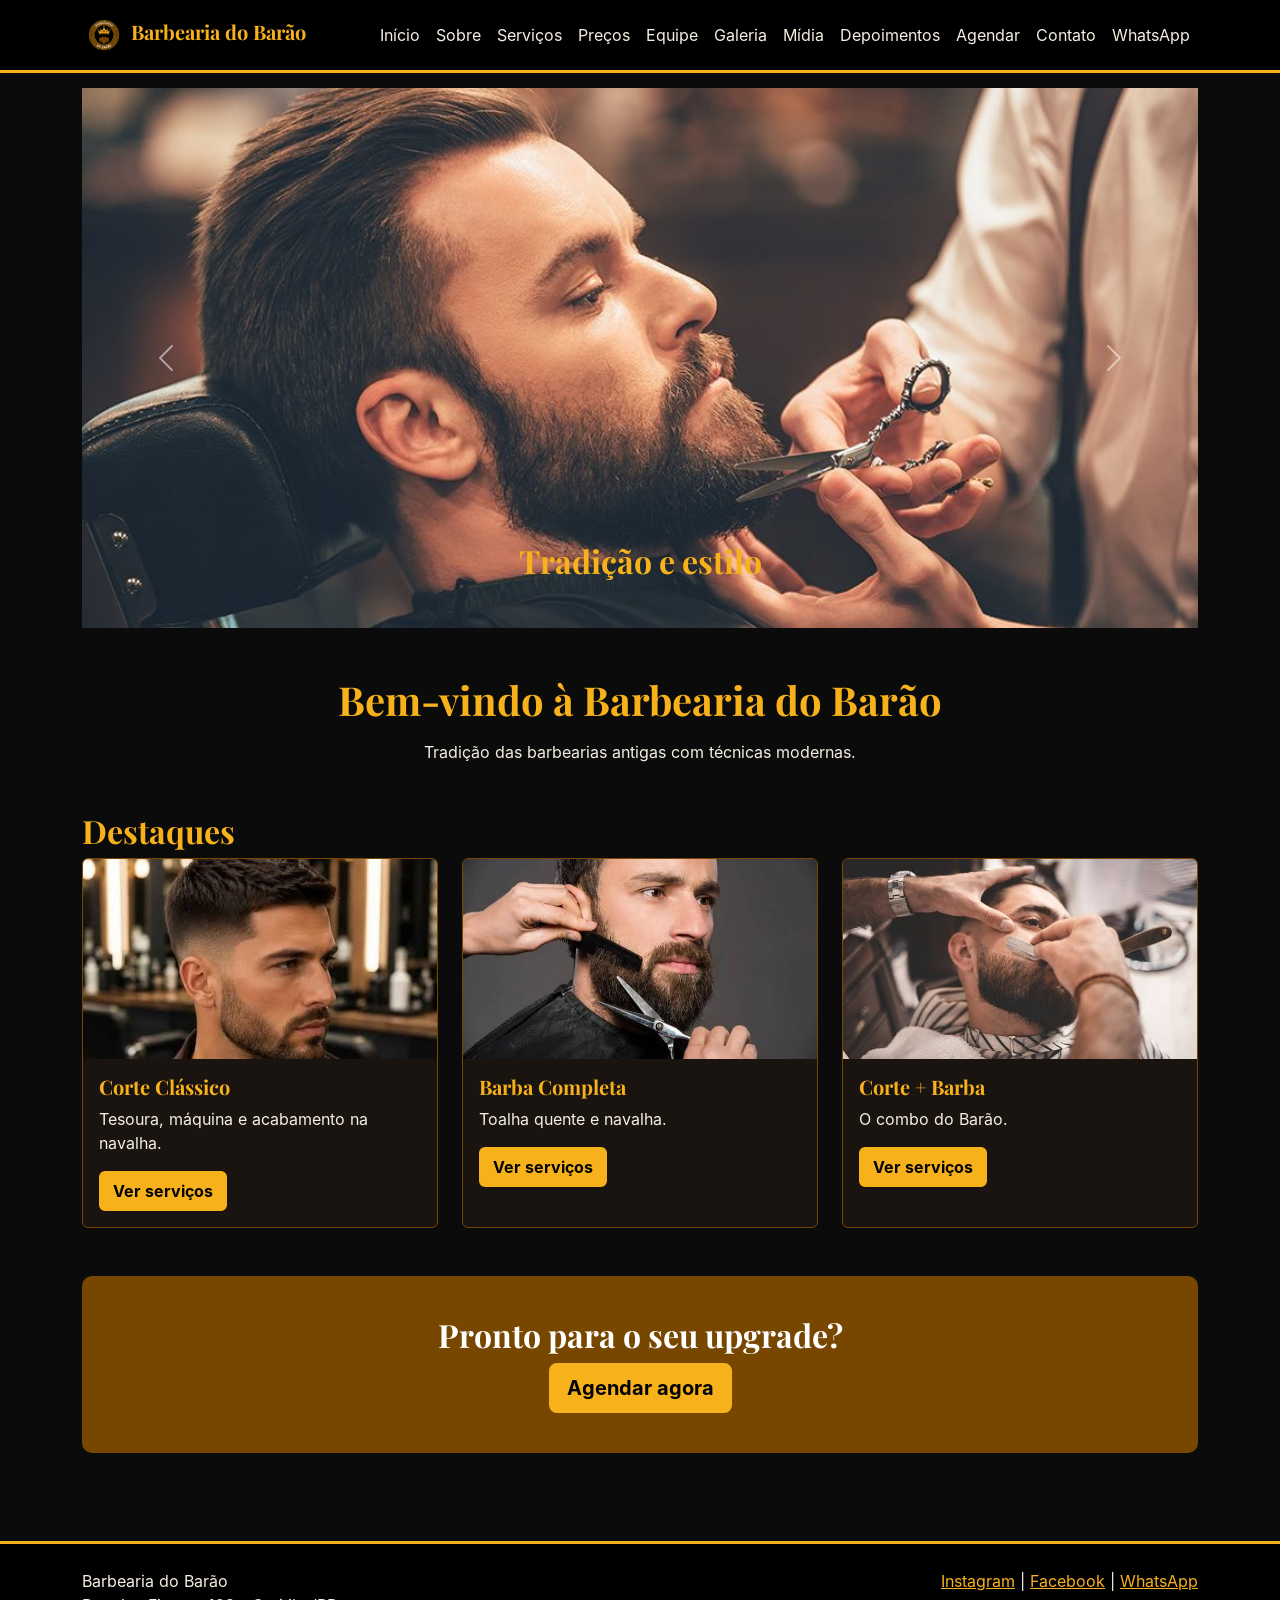
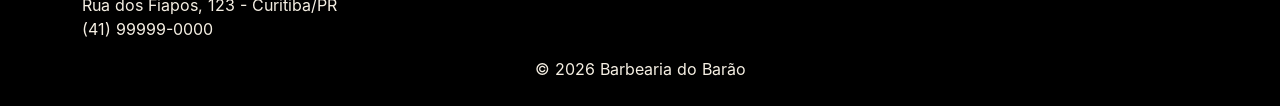
<file: index.html>
<!DOCTYPE HTML>
<html lang="pt-br">
<head>
    <meta charset="UTF-8">
    <meta name="viewport" content="width=device-width, initial-scale=1">
    <title>Início | Barbearia do Barão</title>
    <link rel="icon" type="image/png" href="img/logo.png">
    <link rel="stylesheet" href="css/fontes.css">
    <link rel="stylesheet" href="css/bootstrap.min.css">
    <link rel="stylesheet" href="css/estilos.css">
</head>
<body>
    <header>
        <nav class="navbar navbar-expand-xl navbar-dark">
            <div class="container">
                <a class="navbar-brand" href="index.html">
                    <img src="img/logo.png" height="44" alt="Logo"> Barbearia do Barão
                </a>
                <button class="navbar-toggler" data-bs-toggle="collapse" data-bs-target="#menu">
                    <span class="navbar-toggler-icon"></span>
                </button>
                <div class="collapse navbar-collapse" id="menu">
                <ul class="navbar-nav ms-auto">
                    <li class="nav-item"><a class="nav-link" href="index.html">Início</a></li>
                    <li class="nav-item"><a class="nav-link" href="sobre.html">Sobre</a></li>
                    <li class="nav-item"><a class="nav-link" href="servicos.html">Serviços</a></li>
                    <li class="nav-item"><a class="nav-link" href="precos.html">Preços</a></li>
                    <li class="nav-item"><a class="nav-link" href="equipe.html">Equipe</a></li>
                    <li class="nav-item"><a class="nav-link" href="galeria.html">Galeria</a></li>
                    <li class="nav-item"><a class="nav-link" href="midia.html">Mídia</a></li>
                    <li class="nav-item"><a class="nav-link" href="depoimentos.html">Depoimentos</a></li>
                    <li class="nav-item"><a class="nav-link" href="agendamento.html">Agendar</a></li>
                    <li class="nav-item"><a class="nav-link" href="contato.html">Contato</a></li>
                    <li class="nav-item"><a class="nav-link" href="https://wa.me/5541999990000" target="_blank" rel="noopener">WhatsApp</a></li>
                </ul>
                </div>
            </div>
        </nav>
    </header>

    <main class="container py-5">
        <div id="carrossel" class="carousel slide mb-5" data-bs-ride="carousel">
            <div class="carousel-inner">
                <div class="carousel-item active">
                    <img src="./img/banner-1.jpg" class="d-block w-100" alt="Banner 1">
                    <div class="carousel-caption"><h2>Tradição e estilo</h2></div>
                </div>
                <div class="carousel-item">
                    <img src="./img/banner-2.jpg" class="d-block w-100" alt="Banner 2">
                    <div class="carousel-caption"><h2>Ambiente clássico</h2></div>
                </div>
                <div class="carousel-item">
                    <img src="./img/banner-3.jpg" class="d-block w-100" alt="Banner 3">
                    <div class="carousel-caption"><h2>Agende em segundos</h2></div>
                </div>
            </div>
            <button class="carousel-control-prev" data-bs-target="#carrossel" data-bs-slide="prev">
                <span class="carousel-control-prev-icon"></span>
            </button>
            <button class="carousel-control-next" data-bs-target="#carrossel" data-bs-slide="next">
                <span class="carousel-control-next-icon"></span>
            </button>
        </div>

        <section>
            <h1 class="text-center mb-3">Bem-vindo à Barbearia do Barão</h1>
            <p class="text-center">Tradição das barbearias antigas com técnicas modernas.</p>
        </section>

        <section class="my-5">
            <h2>Destaques</h2>
            <div class="row row-cols-1 row-cols-md-3 g-4">
                <div class="col">
                    <article class="card card-barbearia h-100">
                        <img src="img/corte-classico.jpg" class="card-img-top" alt="Corte Clássico">
                        <div class="card-body">
                            <h3 class="h5">Corte Clássico</h3>
                            <p>Tesoura, máquina e acabamento na navalha.</p>
                            <a href="servicos.html" class="btn btn-ouro">Ver serviços</a>
                        </div>
                    </article>
                </div>
                <div class="col">
                    <article class="card card-barbearia h-100">
                        <img src="img/barba-completa.jpg" class="card-img-top" alt="Barba Completa">
                        <div class="card-body">
                            <h3 class="h5">Barba Completa</h3>
                            <p>Toalha quente e navalha.</p>
                            <a href="servicos.html" class="btn btn-ouro">Ver serviços</a>
                        </div>
                    </article>
                </div>
                <div class="col">
                    <article class="card card-barbearia h-100">
                        <img src="img/combo.jpg" class="card-img-top" alt="Corte + Barba">
                        <div class="card-body">
                            <h3 class="h5">Corte + Barba</h3>
                            <p>O combo do Barão.</p>
                            <a href="servicos.html" class="btn btn-ouro">Ver serviços</a>
                        </div>
                    </article>
                </div>
            </div>
        </section>

        <aside class="chamada text-center">
            <h2>Pronto para o seu upgrade?</h2>
            <a href="agendamento.html" class="btn btn-ouro btn-lg">Agendar agora</a>
        </aside>
    </main>

    <footer class="rodape">
        <div class="container d-flex justify-content-between flex-wrap">
            <address>
                Barbearia do Barão<br>
                Rua dos Fiapos, 123 - Curitiba/PR<br>
                (41) 99999-0000
            </address>
            <div>
                <a href="https://instagram.com">Instagram</a> |
                <a href="https://facebook.com">Facebook</a> |
                <a href="https://wa.me/5541999990000">WhatsApp</a>
            </div>
        </div>
        <p class="text-center mb-0">&copy; 2026 Barbearia do Barão</p>
    </footer>

    <script src="js/bootstrap.bundle.min.js"></script>
    <script src="js/script.js"></script>
</body>
</html>
</file>
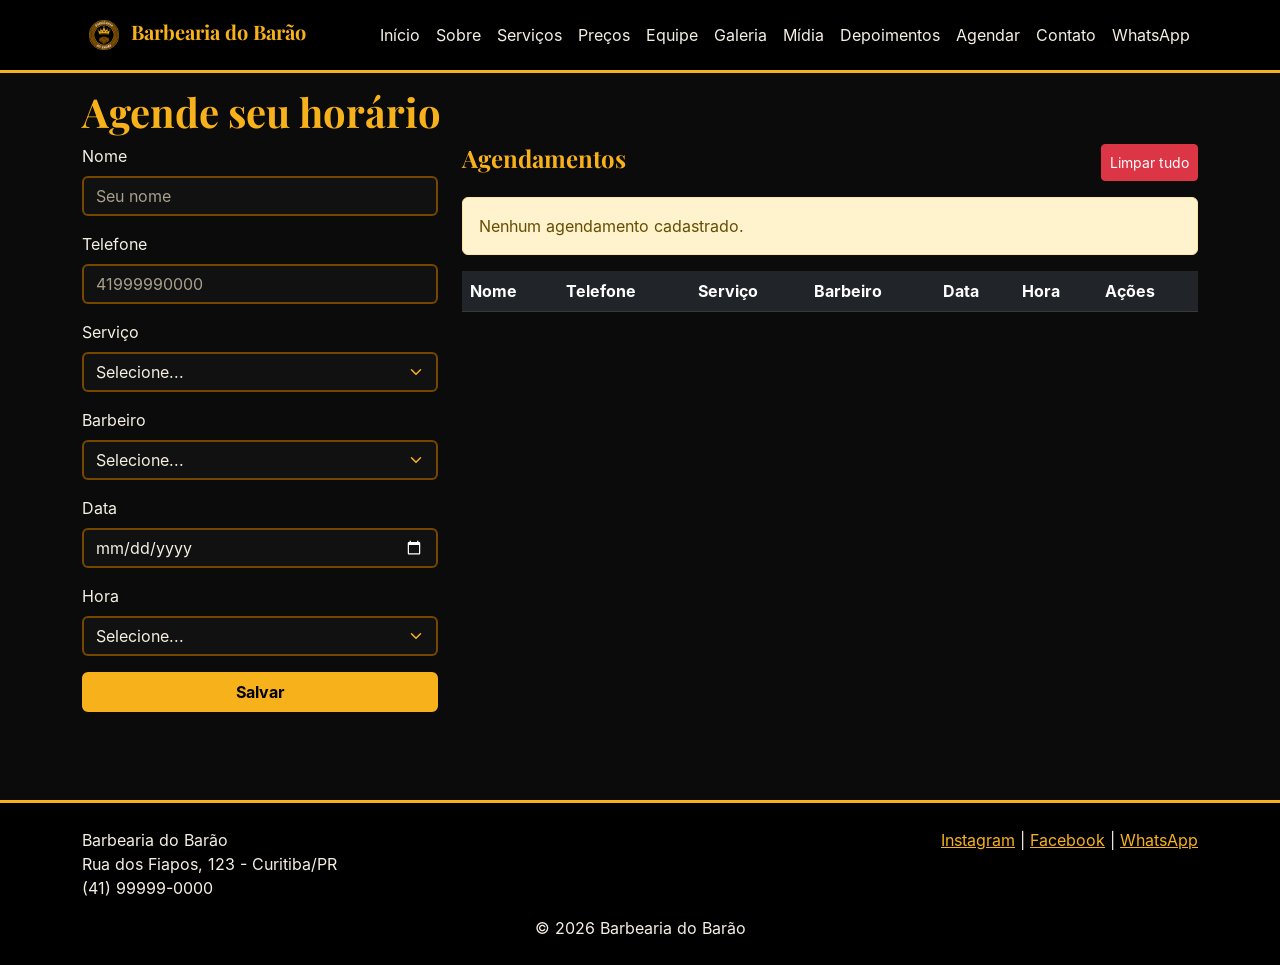
<file: agendamento.html>
<!DOCTYPE HTML>
<html lang="pt-br">
<head>
    <meta charset="UTF-8">
    <meta name="viewport" content="width=device-width, initial-scale=1">
    <title>Agendamento | Barbearia do Barão</title>
    <link rel="icon" type="image/png" href="img/logo.png">
    <link rel="stylesheet" href="css/fontes.css">
    <link rel="stylesheet" href="css/bootstrap.min.css">
    <link rel="stylesheet" href="css/estilos.css">
</head>
<body>
    <header>
        <nav class="navbar navbar-expand-xl navbar-dark">
            <div class="container">
                <a class="navbar-brand" href="index.html">
                    <img src="img/logo.png" height="44" alt="Logo"> Barbearia do Barão
                </a>
                <button class="navbar-toggler" data-bs-toggle="collapse" data-bs-target="#menu">
                    <span class="navbar-toggler-icon"></span>
                </button>
                <div class="collapse navbar-collapse" id="menu">
                <ul class="navbar-nav ms-auto">
                    <li class="nav-item"><a class="nav-link" href="index.html">Início</a></li>
                    <li class="nav-item"><a class="nav-link" href="sobre.html">Sobre</a></li>
                    <li class="nav-item"><a class="nav-link" href="servicos.html">Serviços</a></li>
                    <li class="nav-item"><a class="nav-link" href="precos.html">Preços</a></li>
                    <li class="nav-item"><a class="nav-link" href="equipe.html">Equipe</a></li>
                    <li class="nav-item"><a class="nav-link" href="galeria.html">Galeria</a></li>
                    <li class="nav-item"><a class="nav-link" href="midia.html">Mídia</a></li>
                    <li class="nav-item"><a class="nav-link" href="depoimentos.html">Depoimentos</a></li>
                    <li class="nav-item"><a class="nav-link" href="agendamento.html">Agendar</a></li>
                    <li class="nav-item"><a class="nav-link" href="contato.html">Contato</a></li>
                    <li class="nav-item"><a class="nav-link" href="https://wa.me/5541999990000" target="_blank" rel="noopener">WhatsApp</a></li>
                </ul>
                </div>
            </div>
        </nav>
    </header>

    <main class="container py-5">
        <h1>Agende seu horário</h1>
        <div class="row g-4">
            <section class="col-lg-4">
                <form id="formAgenda">
                    <div class="mb-3">
                        <label for="nome" class="form-label">Nome</label>
                        <input type="text" id="nome" class="form-control campo" required minlength="3" placeholder="Seu nome">
                    </div>
                    <div class="mb-3">
                        <label for="telefone" class="form-label">Telefone</label>
                        <input type="tel" id="telefone" class="form-control campo" required maxlength="11" pattern="[0-9]{11}" title="DDD + número, só números. Ex: 41999990000" placeholder="41999990000">
                    </div>
                    <div class="mb-3">
                        <label for="servico" class="form-label">Serviço</label>
                        <select id="servico" class="form-select campo" required>
                            <option value="">Selecione...</option>
                            <option>Corte Clássico</option>
                            <option>Barba Completa</option>
                            <option>Corte + Barba</option>

                            <option>Degradê</option>
                            <option>Pigmentação</option>
                            <option>Sobrancelha</option>
                            <option>Hidratação</option>
                        </select>
                    </div>
                    <div class="mb-3">
                        <label for="barbeiro" class="form-label">Barbeiro</label>
                        <select id="barbeiro" class="form-select campo" required>
                            <option value="">Selecione...</option>
                            <option>Rodrigo</option>
                            <option>Thiago</option>
                            <option>Felipe</option>
                        </select>
                        <div id="dicaBarbeiro" class="form-text"></div>
                    </div>
                    <div class="mb-3">
                        <label for="data" class="form-label">Data</label>
                        <input type="date" id="data" class="form-control campo" required>
                    </div>
                    <div class="mb-3">
                        <label for="hora" class="form-label">Hora</label>
                        <select id="hora" class="form-select campo" required>
                            <option value="">Selecione...</option>
                            <option>09:00</option>
                            <option>10:00</option>
                            <option>11:00</option>
                            <option>12:00</option>
                            <option>13:00</option>
                            <option>14:00</option>
                            <option>15:00</option>
                            <option>16:00</option>
                            <option>17:00</option>
                            <option>18:00</option>
                            <option>19:00</option>
                        </select>
                    </div>
                    <button type="submit" id="btnSalvar" class="btn btn-ouro w-100">Salvar</button>
                </form>
            </section>

            <section class="col-lg-8">
                <div class="d-flex justify-content-between">
                    <h2 class="h4">Agendamentos</h2>
                    <button id="btnLimpar" class="btn btn-danger btn-sm">Limpar tudo</button>
                </div>
                <div id="semRegistros" class="alert alert-warning mt-3">Nenhum agendamento cadastrado.</div>
                <div class="table-responsive">
                    <table class="table table-dark table-striped table-hover">
                        <thead>
                            <tr>
                                <th>Nome</th>
                                <th>Telefone</th>
                                <th>Serviço</th>
                                <th>Barbeiro</th>
                                <th>Data</th>
                                <th>Hora</th>
                                <th>Ações</th>
                            </tr>
                        </thead>
                        <tbody id="lista"></tbody>
                    </table>
                </div>
            </section>
        </div>
    </main>

    <footer class="rodape">
        <div class="container d-flex justify-content-between flex-wrap">
            <address>
                Barbearia do Barão<br>
                Rua dos Fiapos, 123 - Curitiba/PR<br>
                (41) 99999-0000
            </address>
            <div>
                <a href="https://instagram.com">Instagram</a> |
                <a href="https://facebook.com">Facebook</a> |
                <a href="https://wa.me/5541999990000">WhatsApp</a>
            </div>
        </div>
        <p class="text-center mb-0">&copy; 2026 Barbearia do Barão</p>
    </footer>

    <script src="js/bootstrap.bundle.min.js"></script>
    <script src="js/script.js"></script>
</body>
</html>
</file>
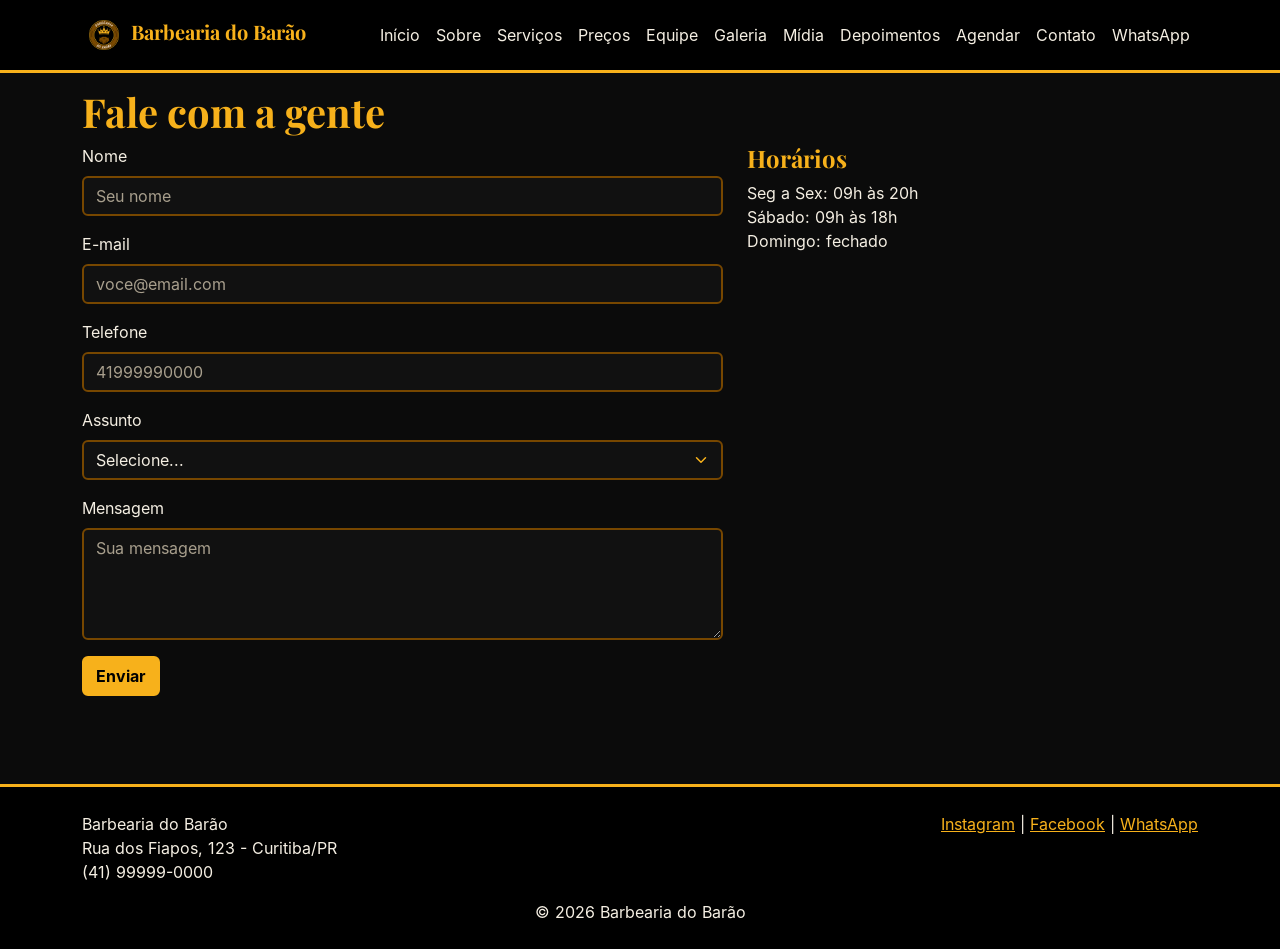
<file: contato.html>
<!DOCTYPE HTML>
<html lang="pt-br">
<head>
    <meta charset="UTF-8">
    <meta name="viewport" content="width=device-width, initial-scale=1">
    <title>Contato | Barbearia do Barão</title>
    <link rel="icon" type="image/png" href="img/logo.png">
    <link rel="stylesheet" href="css/fontes.css">
    <link rel="stylesheet" href="css/bootstrap.min.css">
    <link rel="stylesheet" href="css/estilos.css">
</head>
<body>
    <header>
        <nav class="navbar navbar-expand-xl navbar-dark">
            <div class="container">
                <a class="navbar-brand" href="index.html">
                    <img src="img/logo.png" height="44" alt="Logo"> Barbearia do Barão
                </a>
                <button class="navbar-toggler" data-bs-toggle="collapse" data-bs-target="#menu">
                    <span class="navbar-toggler-icon"></span>
                </button>
                <div class="collapse navbar-collapse" id="menu">
                <ul class="navbar-nav ms-auto">
                    <li class="nav-item"><a class="nav-link" href="index.html">Início</a></li>
                    <li class="nav-item"><a class="nav-link" href="sobre.html">Sobre</a></li>
                    <li class="nav-item"><a class="nav-link" href="servicos.html">Serviços</a></li>
                    <li class="nav-item"><a class="nav-link" href="precos.html">Preços</a></li>
                    <li class="nav-item"><a class="nav-link" href="equipe.html">Equipe</a></li>
                    <li class="nav-item"><a class="nav-link" href="galeria.html">Galeria</a></li>
                    <li class="nav-item"><a class="nav-link" href="midia.html">Mídia</a></li>
                    <li class="nav-item"><a class="nav-link" href="depoimentos.html">Depoimentos</a></li>
                    <li class="nav-item"><a class="nav-link" href="agendamento.html">Agendar</a></li>
                    <li class="nav-item"><a class="nav-link" href="contato.html">Contato</a></li>
                    <li class="nav-item"><a class="nav-link" href="https://wa.me/5541999990000" target="_blank" rel="noopener">WhatsApp</a></li>
                </ul>
                </div>
            </div>
        </nav>
    </header>

    <main class="container py-5">
        <h1>Fale com a gente</h1>
        <div class="row g-4">
            <section class="col-lg-7">
                <form id="formContato">
                    <div class="mb-3">
                        <label for="nome" class="form-label">Nome</label>
                        <input type="text" id="nome" class="form-control campo" required minlength="3" placeholder="Seu nome">
                    </div>
                    <div class="mb-3">
                        <label for="email" class="form-label">E-mail</label>
                        <input type="email" id="email" class="form-control campo" required placeholder="voce@email.com">
                    </div>
                    <div class="mb-3">
                        <label for="telefone" class="form-label">Telefone</label>
                        <input type="tel" id="telefone" class="form-control campo" required maxlength="11" pattern="[0-9]{11}" title="DDD + número, só números. Ex: 41999990000" placeholder="41999990000">
                    </div>
                    <div class="mb-3">
                        <label for="assunto" class="form-label">Assunto</label>
                        <select id="assunto" class="form-select campo" required>
                            <option value="">Selecione...</option>
                            <option>Dúvida</option>
                            <option>Elogio</option>
                            <option>Sugestão</option>
                        </select>
                    </div>
                    <div class="mb-3">
                        <label for="mensagem" class="form-label">Mensagem</label>
                        <textarea id="mensagem" class="form-control campo" rows="4" required minlength="10" placeholder="Sua mensagem"></textarea>
                    </div>
                    <button type="submit" class="btn btn-ouro">Enviar</button>
                </form>
            </section>
            <aside class="col-lg-5">
                <h2 class="h4">Horários</h2>
                <p>
                    Seg a Sex: 09h às 20h<br>
                    Sábado: 09h às 18h<br>
                    Domingo: fechado
                </p>
            </aside>
        </div>
    </main>

    <footer class="rodape">
        <div class="container d-flex justify-content-between flex-wrap">
            <address>
                Barbearia do Barão<br>
                Rua dos Fiapos, 123 - Curitiba/PR<br>
                (41) 99999-0000
            </address>
            <div>
                <a href="https://instagram.com">Instagram</a> |
                <a href="https://facebook.com">Facebook</a> |
                <a href="https://wa.me/5541999990000">WhatsApp</a>
            </div>
        </div>
        <p class="text-center mb-0">&copy; 2026 Barbearia do Barão</p>
    </footer>

    <script src="js/bootstrap.bundle.min.js"></script>
    <script src="js/script.js"></script>
</body>
</html>
</file>
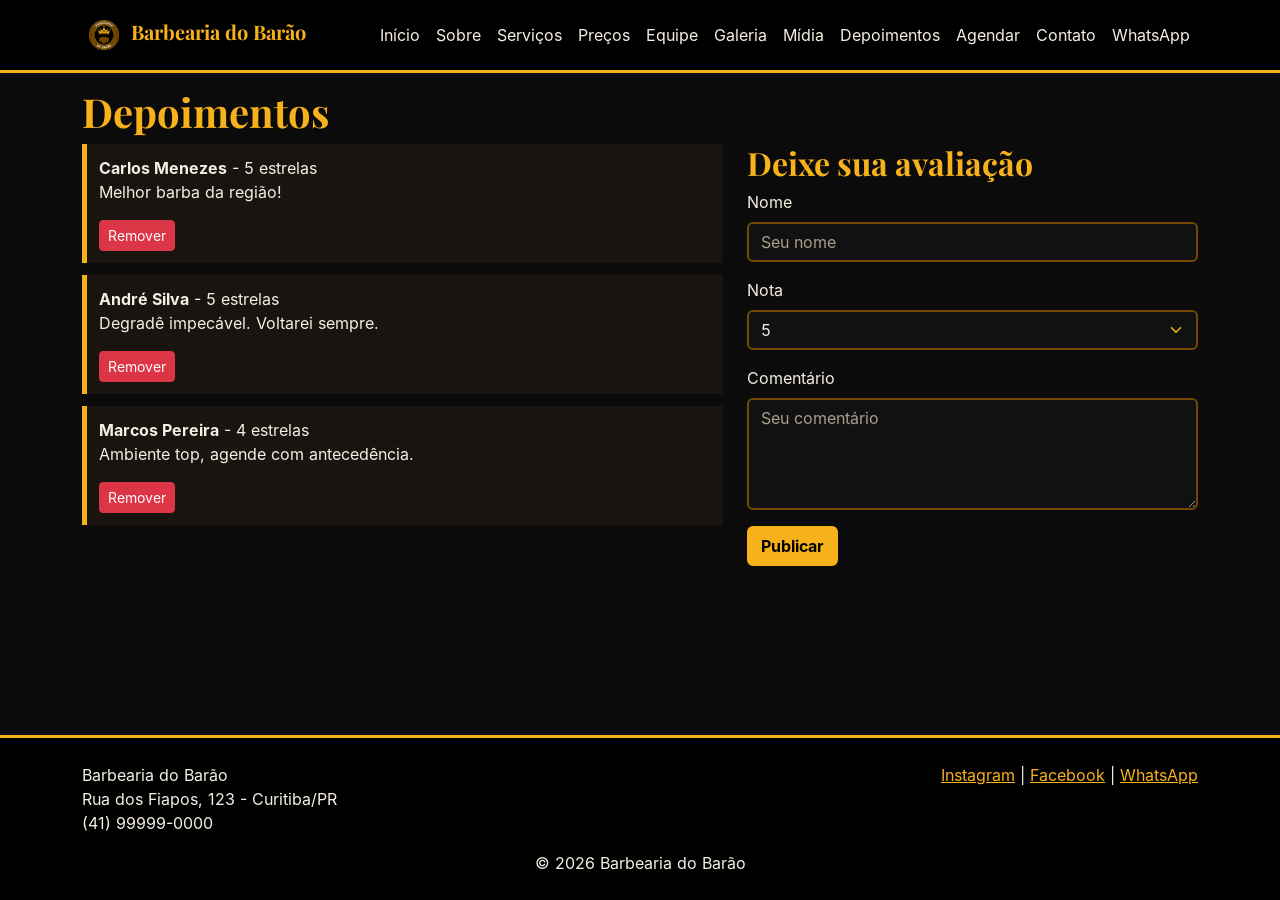
<file: depoimentos.html>
<!DOCTYPE HTML>
<html lang="pt-br">
<head>
    <meta charset="UTF-8">
    <meta name="viewport" content="width=device-width, initial-scale=1">
    <title>Depoimentos | Barbearia do Barão</title>
    <link rel="icon" type="image/png" href="img/logo.png">
    <link rel="stylesheet" href="css/fontes.css">
    <link rel="stylesheet" href="css/bootstrap.min.css">
    <link rel="stylesheet" href="css/estilos.css">
    <style>
        .dep {
            background-color: #1a1410;
            border-left: 5px solid #f7b11b;
            padding: 12px;
            margin-bottom: 12px;
        }
    </style>
</head>
<body>
    <header>
        <nav class="navbar navbar-expand-xl navbar-dark">
            <div class="container">
                <a class="navbar-brand" href="index.html">
                    <img src="img/logo.png" height="44" alt="Logo"> Barbearia do Barão
                </a>
                <button class="navbar-toggler" data-bs-toggle="collapse" data-bs-target="#menu">
                    <span class="navbar-toggler-icon"></span>
                </button>
                <div class="collapse navbar-collapse" id="menu">
                <ul class="navbar-nav ms-auto">
                    <li class="nav-item"><a class="nav-link" href="index.html">Início</a></li>
                    <li class="nav-item"><a class="nav-link" href="sobre.html">Sobre</a></li>
                    <li class="nav-item"><a class="nav-link" href="servicos.html">Serviços</a></li>
                    <li class="nav-item"><a class="nav-link" href="precos.html">Preços</a></li>
                    <li class="nav-item"><a class="nav-link" href="equipe.html">Equipe</a></li>
                    <li class="nav-item"><a class="nav-link" href="galeria.html">Galeria</a></li>
                    <li class="nav-item"><a class="nav-link" href="midia.html">Mídia</a></li>
                    <li class="nav-item"><a class="nav-link" href="depoimentos.html">Depoimentos</a></li>
                    <li class="nav-item"><a class="nav-link" href="agendamento.html">Agendar</a></li>
                    <li class="nav-item"><a class="nav-link" href="contato.html">Contato</a></li>
                    <li class="nav-item"><a class="nav-link" href="https://wa.me/5541999990000" target="_blank" rel="noopener">WhatsApp</a></li>
                </ul>
                </div>
            </div>
        </nav>
    </header>

    <main class="container py-5">
        <h1>Depoimentos</h1>
        <div class="row g-4">
            <section class="col-md-7" id="lista"></section>
            <aside class="col-md-5">
                <h2>Deixe sua avaliação</h2>
                <form id="formDep">
                    <div class="mb-3">
                        <label for="nome" class="form-label">Nome</label>
                        <input type="text" id="nome" class="form-control campo" required minlength="3" placeholder="Seu nome">
                    </div>
                    <div class="mb-3">
                        <label for="nota" class="form-label">Nota</label>
                        <select id="nota" class="form-select campo">
                            <option>5</option>
                            <option>4</option>
                            <option>3</option>
                            <option>2</option>
                            <option>1</option>
                        </select>
                    </div>
                    <div class="mb-3">
                        <label for="texto" class="form-label">Comentário</label>
                        <textarea id="texto" class="form-control campo" rows="4" required minlength="10" placeholder="Seu comentário"></textarea>
                    </div>
                    <button type="submit" class="btn btn-ouro">Publicar</button>
                </form>
            </aside>
        </div>
    </main>

    <footer class="rodape">
        <div class="container d-flex justify-content-between flex-wrap">
            <address>
                Barbearia do Barão<br>
                Rua dos Fiapos, 123 - Curitiba/PR<br>
                (41) 99999-0000
            </address>
            <div>
                <a href="https://instagram.com">Instagram</a> |
                <a href="https://facebook.com">Facebook</a> |
                <a href="https://wa.me/5541999990000">WhatsApp</a>
            </div>
        </div>
        <p class="text-center mb-0">&copy; 2026 Barbearia do Barão</p>
    </footer>

    <script src="js/bootstrap.bundle.min.js"></script>
    <script src="js/script.js"></script>
</body>
</html>
</file>
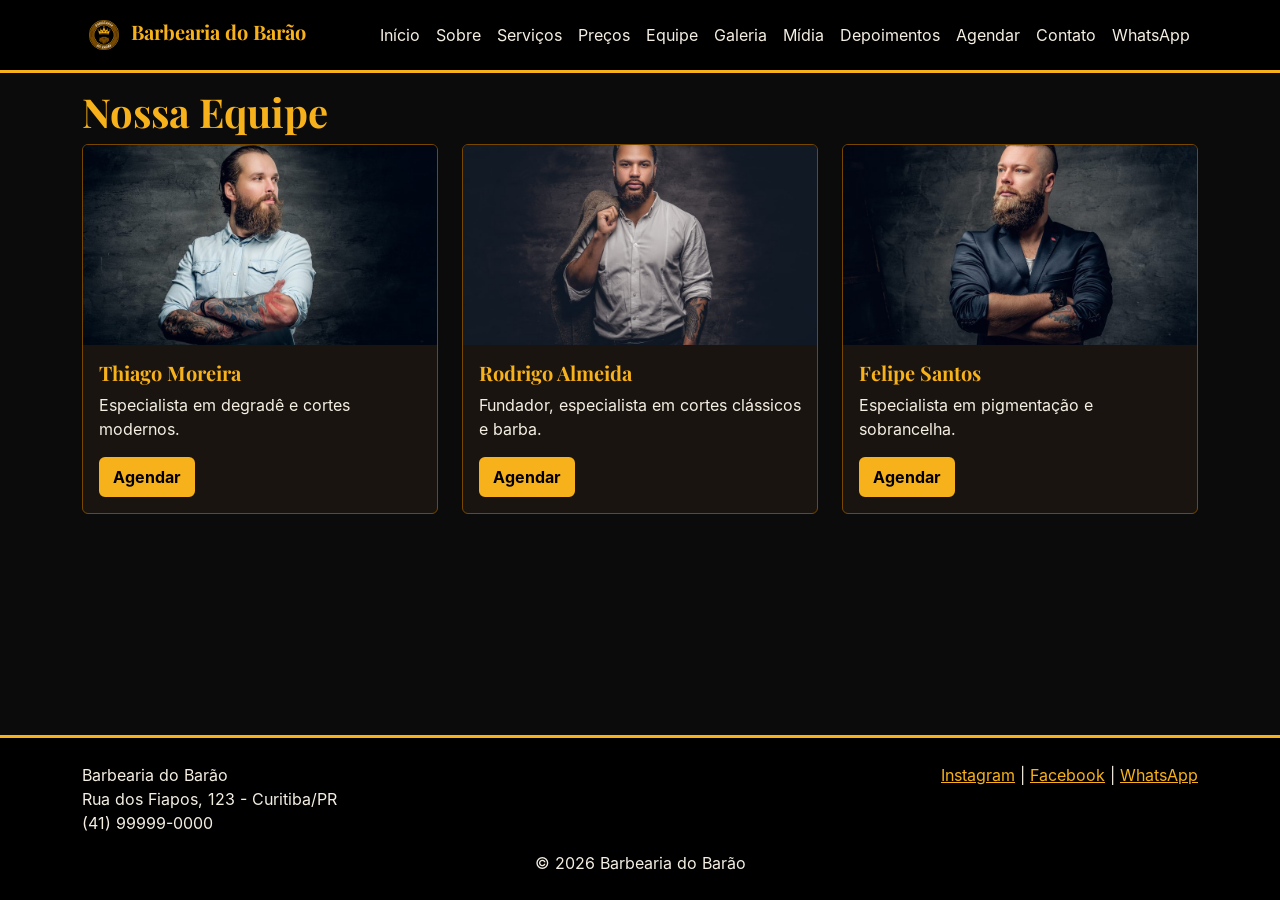
<file: equipe.html>
<!DOCTYPE HTML>
<html lang="pt-br">
<head>
    <meta charset="UTF-8">
    <meta name="viewport" content="width=device-width, initial-scale=1">
    <title>Equipe | Barbearia do Barão</title>
    <link rel="icon" type="image/png" href="img/logo.png">
    <link rel="stylesheet" href="css/fontes.css">
    <link rel="stylesheet" href="css/bootstrap.min.css">
    <link rel="stylesheet" href="css/estilos.css">
</head>
<body>
    <header>
        <nav class="navbar navbar-expand-xl navbar-dark">
            <div class="container">
                <a class="navbar-brand" href="index.html">
                    <img src="img/logo.png" height="44" alt="Logo"> Barbearia do Barão
                </a>
                <button class="navbar-toggler" data-bs-toggle="collapse" data-bs-target="#menu">
                    <span class="navbar-toggler-icon"></span>
                </button>
                <div class="collapse navbar-collapse" id="menu">
                <ul class="navbar-nav ms-auto">
                    <li class="nav-item"><a class="nav-link" href="index.html">Início</a></li>
                    <li class="nav-item"><a class="nav-link" href="sobre.html">Sobre</a></li>
                    <li class="nav-item"><a class="nav-link" href="servicos.html">Serviços</a></li>
                    <li class="nav-item"><a class="nav-link" href="precos.html">Preços</a></li>
                    <li class="nav-item"><a class="nav-link" href="equipe.html">Equipe</a></li>
                    <li class="nav-item"><a class="nav-link" href="galeria.html">Galeria</a></li>
                    <li class="nav-item"><a class="nav-link" href="midia.html">Mídia</a></li>
                    <li class="nav-item"><a class="nav-link" href="depoimentos.html">Depoimentos</a></li>
                    <li class="nav-item"><a class="nav-link" href="agendamento.html">Agendar</a></li>
                    <li class="nav-item"><a class="nav-link" href="contato.html">Contato</a></li>
                    <li class="nav-item"><a class="nav-link" href="https://wa.me/5541999990000" target="_blank" rel="noopener">WhatsApp</a></li>
                </ul>
                </div>
            </div>
        </nav>
    </header>

    <main class="container py-5">
        <h1>Nossa Equipe</h1>
        <section class="row row-cols-1 row-cols-md-3 g-4">
            <div class="col">
                <article class="card card-barbearia h-100">
                    <img src="img/barbeiro-moreira.jpg" class="card-img-top" alt="Thiago Moreira">
                    <div class="card-body">
                        <h3 class="h5">Thiago Moreira</h3>
                        <p>Especialista em degradê e cortes modernos.</p>
                        <a href="agendamento.html" class="btn btn-ouro">Agendar</a>
                    </div>
                </article>
            </div>
            <div class="col">
                <article class="card card-barbearia h-100">
                    <img src="img/barbeiro-almeida.jpg" class="card-img-top" alt="Rodrigo Almeida">
                    <div class="card-body">
                        <h3 class="h5">Rodrigo Almeida</h3>
                        <p>Fundador, especialista em cortes clássicos e barba.</p>
                        <a href="agendamento.html" class="btn btn-ouro">Agendar</a>
                    </div>
                </article>
            </div>
            <div class="col">
                <article class="card card-barbearia h-100">
                    <img src="img/barbeiro-santos.jpg" class="card-img-top" alt="Felipe Santos">
                    <div class="card-body">
                        <h3 class="h5">Felipe Santos</h3>
                        <p>Especialista em pigmentação e sobrancelha.</p>
                        <a href="agendamento.html" class="btn btn-ouro">Agendar</a>
                    </div>
                </article>
            </div>
        </section>
    </main>

    <footer class="rodape">
        <div class="container d-flex justify-content-between flex-wrap">
            <address>
                Barbearia do Barão<br>
                Rua dos Fiapos, 123 - Curitiba/PR<br>
                (41) 99999-0000
            </address>
            <div>
                <a href="https://instagram.com">Instagram</a> |
                <a href="https://facebook.com">Facebook</a> |
                <a href="https://wa.me/5541999990000">WhatsApp</a>
            </div>
        </div>
        <p class="text-center mb-0">&copy; 2026 Barbearia do Barão</p>
    </footer>

    <script src="js/bootstrap.bundle.min.js"></script>
    <script src="js/script.js"></script>

</body>
</html>
</file>
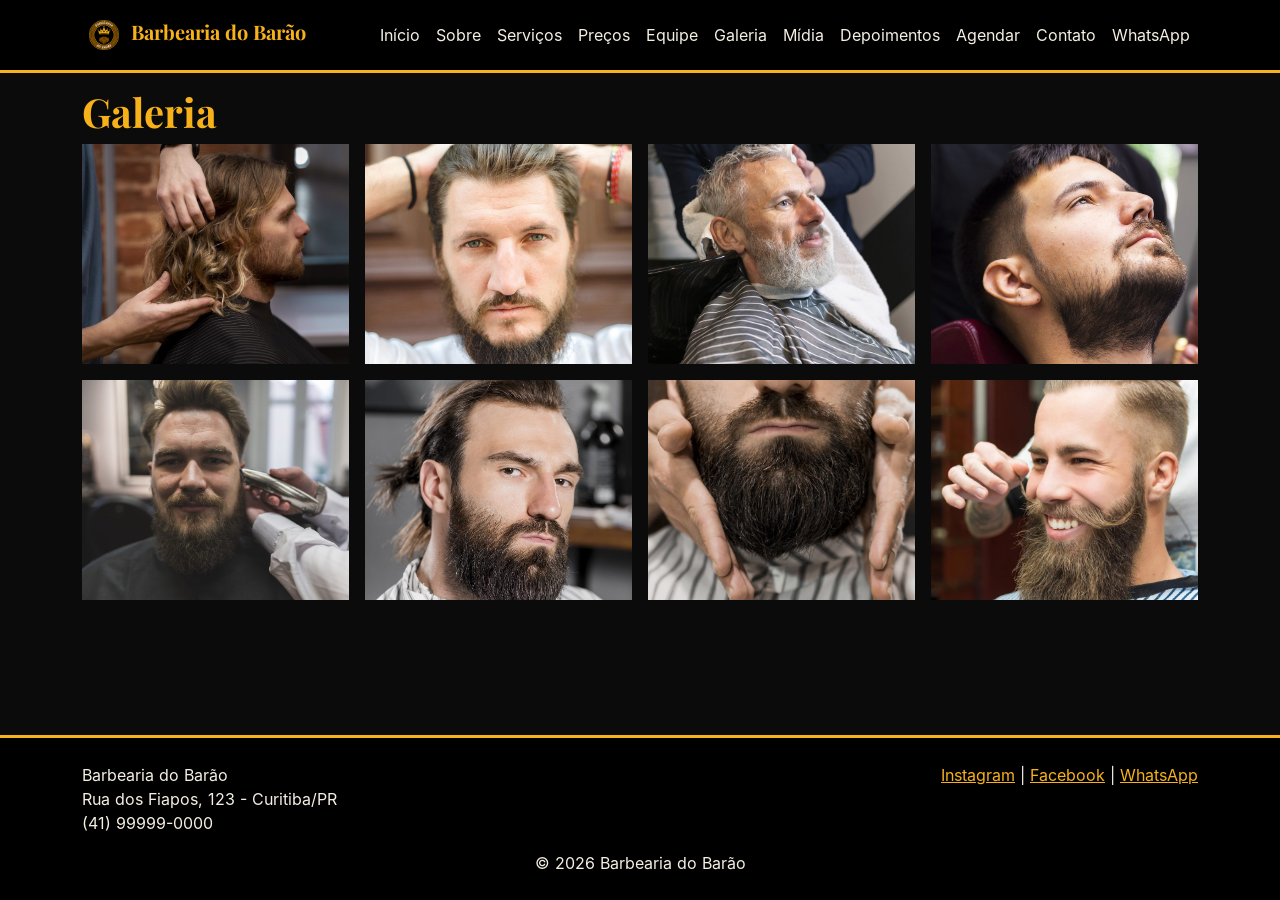
<file: galeria.html>
<!DOCTYPE HTML>
<html lang="pt-br">
<head>
    <meta charset="UTF-8">
    <meta name="viewport" content="width=device-width, initial-scale=1">
    <title>Galeria | Barbearia do Barão</title>
    <link rel="icon" type="image/png" href="img/logo.png">
    <link rel="stylesheet" href="css/fontes.css">
    <link rel="stylesheet" href="css/bootstrap.min.css">
    <link rel="stylesheet" href="css/estilos.css">
</head>
<body>
    <header>
        <nav class="navbar navbar-expand-xl navbar-dark">
            <div class="container">
                <a class="navbar-brand" href="index.html">
                    <img src="img/logo.png" height="44" alt="Logo"> Barbearia do Barão
                </a>
                <button class="navbar-toggler" data-bs-toggle="collapse" data-bs-target="#menu">
                    <span class="navbar-toggler-icon"></span>
                </button>
                <div class="collapse navbar-collapse" id="menu">
                <ul class="navbar-nav ms-auto">
                    <li class="nav-item"><a class="nav-link" href="index.html">Início</a></li>
                    <li class="nav-item"><a class="nav-link" href="sobre.html">Sobre</a></li>
                    <li class="nav-item"><a class="nav-link" href="servicos.html">Serviços</a></li>
                    <li class="nav-item"><a class="nav-link" href="precos.html">Preços</a></li>
                    <li class="nav-item"><a class="nav-link" href="equipe.html">Equipe</a></li>
                    <li class="nav-item"><a class="nav-link" href="galeria.html">Galeria</a></li>
                    <li class="nav-item"><a class="nav-link" href="midia.html">Mídia</a></li>
                    <li class="nav-item"><a class="nav-link" href="depoimentos.html">Depoimentos</a></li>
                    <li class="nav-item"><a class="nav-link" href="agendamento.html">Agendar</a></li>
                    <li class="nav-item"><a class="nav-link" href="contato.html">Contato</a></li>
                    <li class="nav-item"><a class="nav-link" href="https://wa.me/5541999990000" target="_blank" rel="noopener">WhatsApp</a></li>
                </ul>
                </div>
            </div>
        </nav>
    </header>

    <main class="container py-5">
        <h1>Galeria</h1>
        <section class="galeria">
            <img src="img/foto1.jpg" alt="Foto 1">
            <img src="img/foto2.jpg" alt="Foto 2">
            <img src="img/foto3.jpg" alt="Foto 3">
            <img src="img/foto4.jpg" alt="Foto 4">
            <img src="img/foto5.jpg" alt="Foto 5">
            <img src="img/foto6.jpg" alt="Foto 6">
            <img src="img/foto7.jpg" alt="Foto 7">
            <img src="img/foto8.jpg" alt="Foto 8">
        </section>
    </main>

    <footer class="rodape">
        <div class="container d-flex justify-content-between flex-wrap">
            <address>
                Barbearia do Barão<br>
                Rua dos Fiapos, 123 - Curitiba/PR<br>
                (41) 99999-0000
            </address>
            <div>
                <a href="https://instagram.com">Instagram</a> |
                <a href="https://facebook.com">Facebook</a> |
                <a href="https://wa.me/5541999990000">WhatsApp</a>
            </div>
        </div>
        <p class="text-center mb-0">&copy; 2026 Barbearia do Barão</p>
    </footer>

    <script src="js/bootstrap.bundle.min.js"></script>
    <script src="js/script.js"></script>

</body>
</html>
</file>
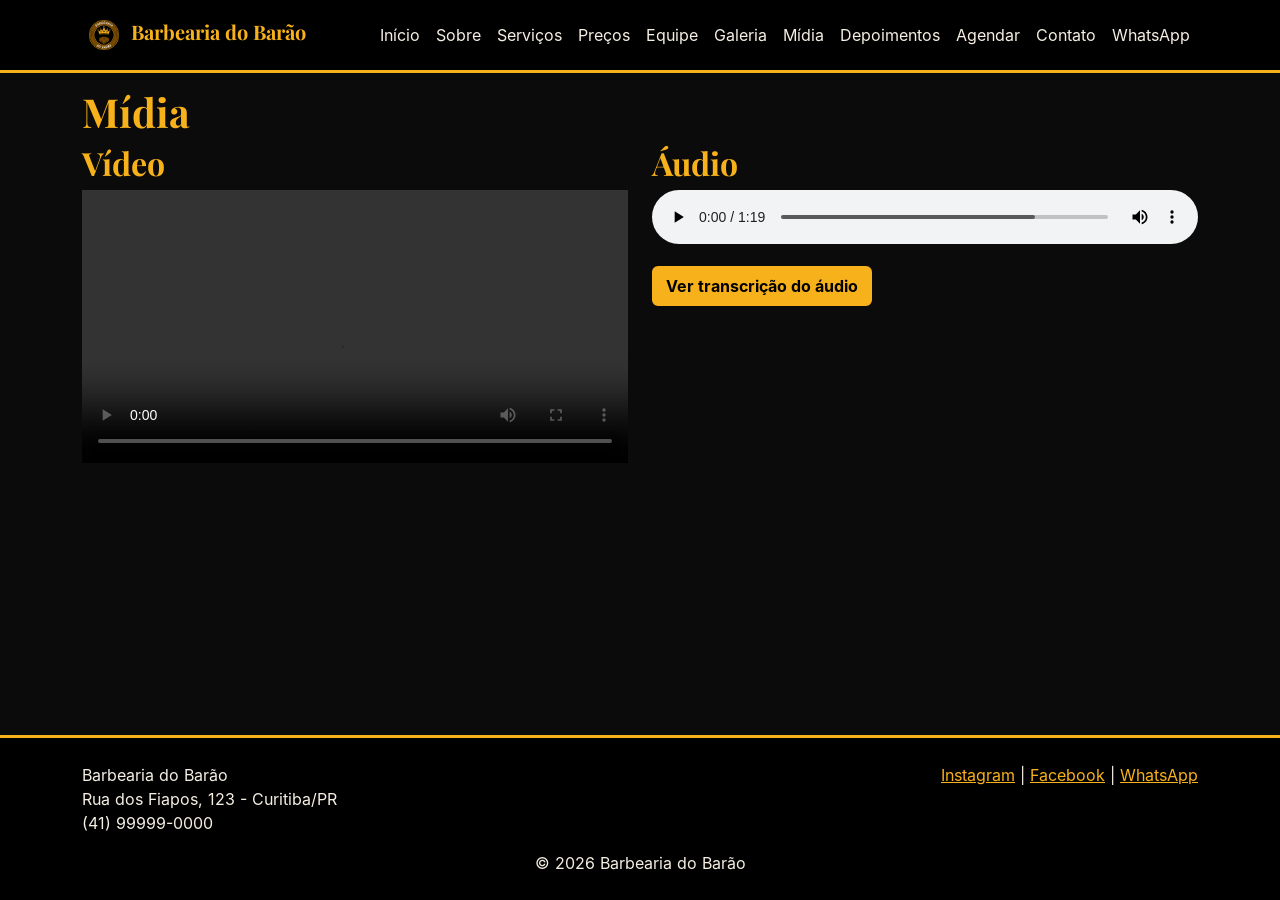
<file: midia.html>
<!DOCTYPE HTML>
<html lang="pt-br">
<head>
    <meta charset="UTF-8">
    <meta name="viewport" content="width=device-width, initial-scale=1">
    <title>Mídia | Barbearia do Barão</title>
    <link rel="icon" type="image/png" href="img/logo.png">
    <link rel="stylesheet" href="css/fontes.css">
    <link rel="stylesheet" href="css/bootstrap.min.css">
    <link rel="stylesheet" href="css/estilos.css">
</head>
<body>
    <header>
        <nav class="navbar navbar-expand-xl navbar-dark">
            <div class="container">
                <a class="navbar-brand" href="index.html">
                    <img src="img/logo.png" height="44" alt="Logo"> Barbearia do Barão
                </a>
                <button class="navbar-toggler" data-bs-toggle="collapse" data-bs-target="#menu">
                    <span class="navbar-toggler-icon"></span>
                </button>
                <div class="collapse navbar-collapse" id="menu">
                <ul class="navbar-nav ms-auto">
                    <li class="nav-item"><a class="nav-link" href="index.html">Início</a></li>
                    <li class="nav-item"><a class="nav-link" href="sobre.html">Sobre</a></li>
                    <li class="nav-item"><a class="nav-link" href="servicos.html">Serviços</a></li>
                    <li class="nav-item"><a class="nav-link" href="precos.html">Preços</a></li>
                    <li class="nav-item"><a class="nav-link" href="equipe.html">Equipe</a></li>
                    <li class="nav-item"><a class="nav-link" href="galeria.html">Galeria</a></li>
                    <li class="nav-item"><a class="nav-link" href="midia.html">Mídia</a></li>
                    <li class="nav-item"><a class="nav-link" href="depoimentos.html">Depoimentos</a></li>
                    <li class="nav-item"><a class="nav-link" href="agendamento.html">Agendar</a></li>
                    <li class="nav-item"><a class="nav-link" href="contato.html">Contato</a></li>
                    <li class="nav-item"><a class="nav-link" href="https://wa.me/5541999990000" target="_blank" rel="noopener">WhatsApp</a></li>
                </ul>
                </div>
            </div>
        </nav>
    </header>

    <main class="container py-5">
        <h1>Mídia</h1>
        <section class="row g-4">
            <article class="col-md-6">
                <h2>Vídeo</h2>
                <video controls class="w-100">
                    <source src="videos/video-barbearia.mp4" type="video/mp4">
                </video>
            </article>
            <article class="col-md-6">
                <h2>Áudio</h2>
                <audio controls class="w-100">
                    <source src="audios/audio-barbearia.mp3" type="audio/mp3">
                    Seu navegador não suporta o elemento de áudio.
                </audio>

                <button class="btn btn-ouro mt-3" type="button" data-bs-toggle="collapse" data-bs-target="#transcricao" aria-expanded="false" aria-controls="transcricao">
                    Ver transcrição do áudio
                </button>
                <div class="collapse mt-3" id="transcricao">
                    <div class="caixa mt-0">
                        <h3 class="h5">Transcrição</h3>
                        <p><strong>Rodrigo Almeida, fundador:</strong></p>
                        <p>Seja muito bem-vindo à Barbearia do Barão! Eu sou o Rodrigo Almeida, o fundador da casa, e é um prazer receber você aqui.</p>
                        <p>Desde 2010, a gente trabalha com uma ideia simples: o homem merece um lugar onde possa cuidar da aparência com calma, em um ambiente acolhedor. Aqui a tradição das barbearias antigas se encontra com as técnicas mais modernas. É corte na tesoura e na máquina, acabamento na navalha, barba completa com toalha quente, e também degradê, pigmentação, sobrancelha e hidratação.</p>
                        <p>Você vai ser atendido por uma equipe que realmente ama o que faz. Eu cuido dos cortes clássicos e da barba, o Thiago é craque no degradê e nos cortes modernos, e o Felipe é o nosso especialista em pigmentação e sobrancelha.</p>
                        <p>Aqui a gente leva a sério o respeito, a pontualidade, a qualidade e a tradição. Por isso, o melhor jeito de garantir o seu horário é agendar pelo site, em poucos segundos. Nós abrimos de segunda a sexta, das nove da manhã às oito da noite, e aos sábados, das nove às seis da tarde. No domingo, a gente descansa.</p>
                        <p>Estamos na Rua dos Fiapos, número 123, aqui em Curitiba. Venha tomar uma cadeira, porque cada cliente sai daqui como um rei. Um abraço, e até breve!</p>
                    </div>
                </div>
            </article>
        </section>
    </main>

    <footer class="rodape">
        <div class="container d-flex justify-content-between flex-wrap">
            <address>
                Barbearia do Barão<br>
                Rua dos Fiapos, 123 - Curitiba/PR<br>
                (41) 99999-0000
            </address>
            <div>
                <a href="https://instagram.com">Instagram</a> |
                <a href="https://facebook.com">Facebook</a> |
                <a href="https://wa.me/5541999990000">WhatsApp</a>
            </div>
        </div>
        <p class="text-center mb-0">&copy; 2026 Barbearia do Barão</p>
    </footer>

    <script src="js/bootstrap.bundle.min.js"></script>
    <script src="js/script.js"></script>
</body>
</html>
</file>
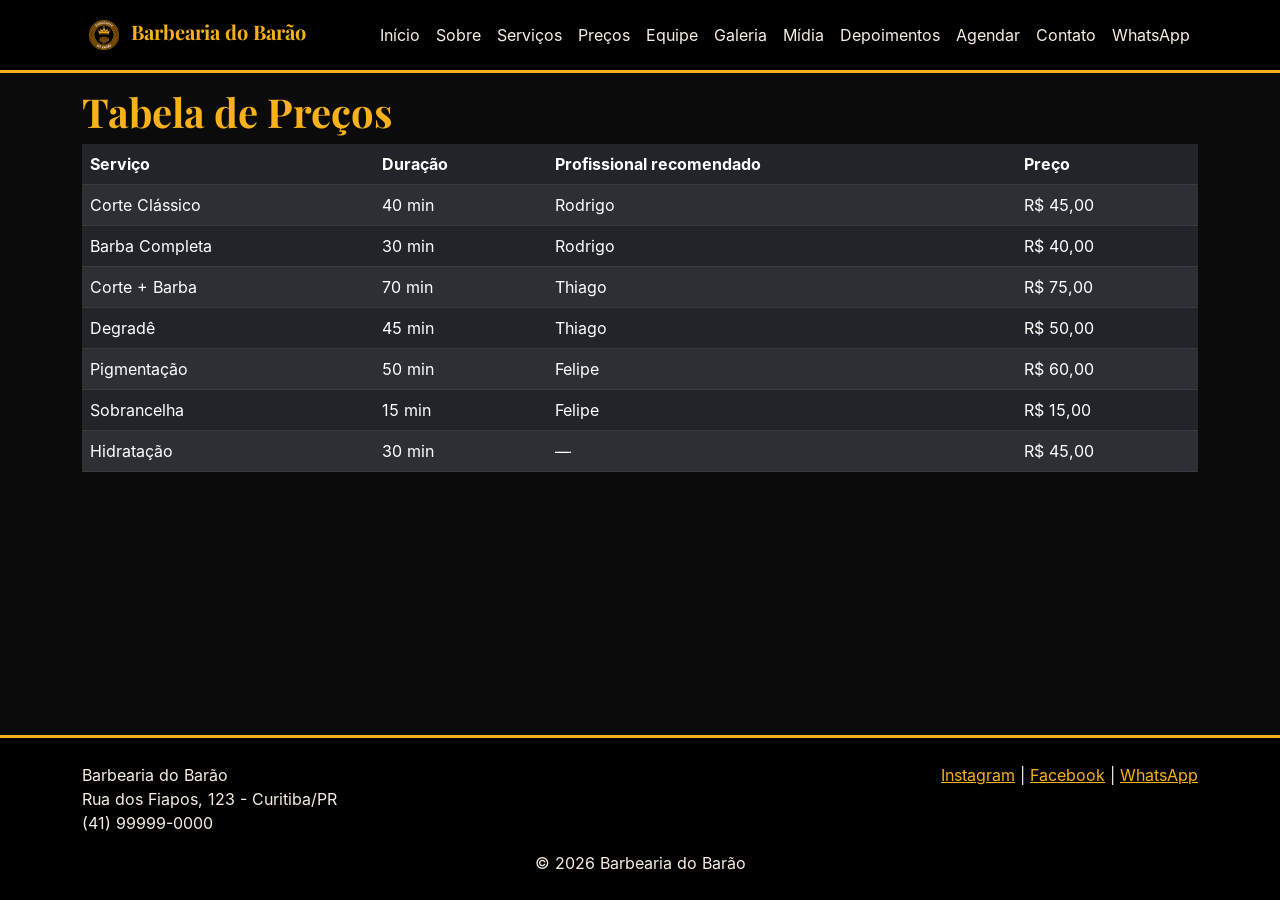
<file: precos.html>
<!DOCTYPE HTML>
<html lang="pt-br">
<head>
    <meta charset="UTF-8">
    <meta name="viewport" content="width=device-width, initial-scale=1">
    <title>Preços | Barbearia do Barão</title>
    <link rel="icon" type="image/png" href="img/logo.png">
    <link rel="stylesheet" href="css/fontes.css">
    <link rel="stylesheet" href="css/puro.css">
</head>
<body>
    <header>
        <nav class="barra">
            <div class="conteiner barra-interna">
                <a class="marca" href="index.html">
                    <img src="img/logo.png" height="44" alt="Logo"> Barbearia do Barão
                </a>
                <button class="botao-menu" type="button" aria-controls="menu" aria-expanded="false" aria-label="Abrir menu">
                    <span class="icone-menu"></span>
                </button>
                <div id="menu">
                <ul class="menu-lista">
                    <li><a class="menu-link" href="index.html">Início</a></li>
                    <li><a class="menu-link" href="sobre.html">Sobre</a></li>
                    <li><a class="menu-link" href="servicos.html">Serviços</a></li>
                    <li><a class="menu-link" href="precos.html">Preços</a></li>
                    <li><a class="menu-link" href="equipe.html">Equipe</a></li>
                    <li><a class="menu-link" href="galeria.html">Galeria</a></li>
                    <li><a class="menu-link" href="midia.html">Mídia</a></li>
                    <li><a class="menu-link" href="depoimentos.html">Depoimentos</a></li>
                    <li><a class="menu-link" href="agendamento.html">Agendar</a></li>
                    <li><a class="menu-link" href="contato.html">Contato</a></li>
                    <li><a class="menu-link" href="https://wa.me/5541999990000" target="_blank" rel="noopener">WhatsApp</a></li>
                </ul>
                </div>
            </div>
        </nav>
    </header>

    <main class="conteiner">
        <h1>Tabela de Preços</h1>
        <div class="rolagem-tabela">
            <table class="tabela">
                <thead>
                    <tr>
                        <th>Serviço</th>
                        <th>Duração</th>
                        <th>Profissional recomendado</th>
                        <th>Preço</th>
                    </tr>
                </thead>
                <tbody>
                    <tr><td>Corte Clássico</td><td>40 min</td><td>Rodrigo</td><td>R$ 45,00</td></tr>
                    <tr><td>Barba Completa</td><td>30 min</td><td>Rodrigo</td><td>R$ 40,00</td></tr>
                    <tr><td>Corte + Barba</td><td>70 min</td><td>Thiago</td><td>R$ 75,00</td></tr>
                    <tr><td>Degradê</td><td>45 min</td><td>Thiago</td><td>R$ 50,00</td></tr>
                    <tr><td>Pigmentação</td><td>50 min</td><td>Felipe</td><td>R$ 60,00</td></tr>
                    <tr><td>Sobrancelha</td><td>15 min</td><td>Felipe</td><td>R$ 15,00</td></tr>
                    <tr><td>Hidratação</td><td>30 min</td><td>—</td><td>R$ 45,00</td></tr>
                </tbody>
            </table>
        </div>
    </main>

    <footer class="rodape">
        <div class="conteiner rodape-interno">
            <address>
                Barbearia do Barão<br>
                Rua dos Fiapos, 123 - Curitiba/PR<br>
                (41) 99999-0000
            </address>
            <div>
                <a href="https://instagram.com">Instagram</a> |
                <a href="https://facebook.com">Facebook</a> |
                <a href="https://wa.me/5541999990000">WhatsApp</a>
            </div>
        </div>
        <p class="rodape-copy">&copy; 2026 Barbearia do Barão</p>
    </footer>

    <script src="js/script.js"></script>
</body>
</html>
</file>
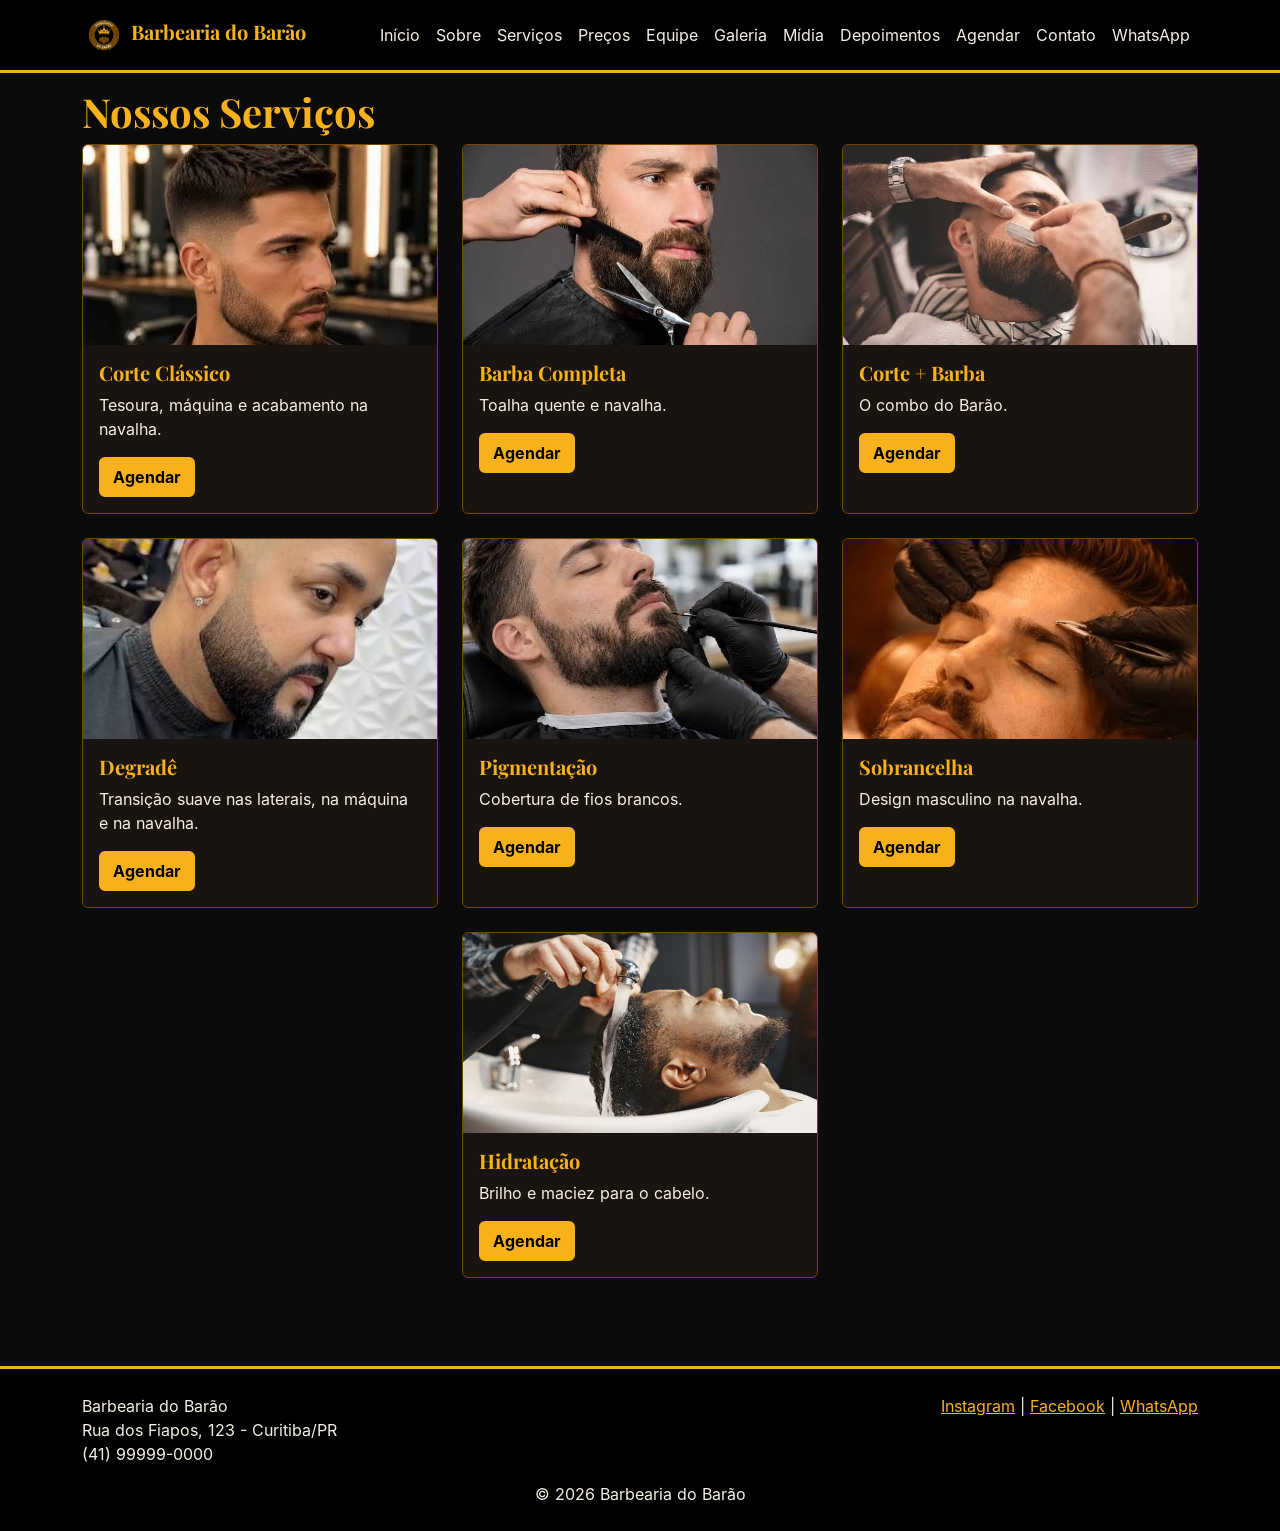
<file: servicos.html>
<!DOCTYPE HTML>
<html lang="pt-br">
<head>
    <meta charset="UTF-8">
    <meta name="viewport" content="width=device-width, initial-scale=1">
    <title>Serviços | Barbearia do Barão</title>
    <link rel="icon" type="image/png" href="img/logo.png">
    <link rel="stylesheet" href="css/fontes.css">
    <link rel="stylesheet" href="css/bootstrap.min.css">
    <link rel="stylesheet" href="css/estilos.css">
</head>
<body>
    <header>
        <nav class="navbar navbar-expand-xl navbar-dark">
            <div class="container">
                <a class="navbar-brand" href="index.html">
                    <img src="img/logo.png" height="44" alt="Logo"> Barbearia do Barão
                </a>
                <button class="navbar-toggler" data-bs-toggle="collapse" data-bs-target="#menu">
                    <span class="navbar-toggler-icon"></span>
                </button>
                <div class="collapse navbar-collapse" id="menu">
                <ul class="navbar-nav ms-auto">
                    <li class="nav-item"><a class="nav-link" href="index.html">Início</a></li>
                    <li class="nav-item"><a class="nav-link" href="sobre.html">Sobre</a></li>
                    <li class="nav-item"><a class="nav-link" href="servicos.html">Serviços</a></li>
                    <li class="nav-item"><a class="nav-link" href="precos.html">Preços</a></li>
                    <li class="nav-item"><a class="nav-link" href="equipe.html">Equipe</a></li>
                    <li class="nav-item"><a class="nav-link" href="galeria.html">Galeria</a></li>
                    <li class="nav-item"><a class="nav-link" href="midia.html">Mídia</a></li>
                    <li class="nav-item"><a class="nav-link" href="depoimentos.html">Depoimentos</a></li>
                    <li class="nav-item"><a class="nav-link" href="agendamento.html">Agendar</a></li>
                    <li class="nav-item"><a class="nav-link" href="contato.html">Contato</a></li>
                    <li class="nav-item"><a class="nav-link" href="https://wa.me/5541999990000" target="_blank" rel="noopener">WhatsApp</a></li>
                </ul>
                </div>
            </div>
        </nav>
    </header>

    <main class="container py-5">
        <h1>Nossos Serviços</h1>
        <section class="row row-cols-1 row-cols-md-3 g-4 justify-content-center">
            <div class="col">
                <article class="card card-barbearia h-100">
                    <img src="img/corte-classico.jpg" class="card-img-top" alt="Corte Clássico">
                    <div class="card-body">
                        <h3 class="h5">Corte Clássico</h3>
                        <p>Tesoura, máquina e acabamento na navalha.</p>
                        <a href="agendamento.html" class="btn btn-ouro">Agendar</a>
                    </div>
                </article>
            </div>
            <div class="col">
                <article class="card card-barbearia h-100">
                    <img src="img/barba-completa.jpg" class="card-img-top" alt="Barba Completa">
                    <div class="card-body">
                        <h3 class="h5">Barba Completa</h3>
                        <p>Toalha quente e navalha.</p>
                        <a href="agendamento.html" class="btn btn-ouro">Agendar</a>
                    </div>
                </article>
            </div>
            <div class="col">
                <article class="card card-barbearia h-100">
                    <img src="img/combo.jpg" class="card-img-top" alt="Corte + Barba">
                    <div class="card-body">
                        <h3 class="h5">Corte + Barba</h3>
                        <p>O combo do Barão.</p>
                        <a href="agendamento.html" class="btn btn-ouro">Agendar</a>
                    </div>
                </article>
            </div>
            <div class="col">
                <article class="card card-barbearia h-100">
                    <img src="img/degrade.jpg" class="card-img-top" alt="Degradê">
                    <div class="card-body">
                        <h3 class="h5">Degradê</h3>
                        <p>Transição suave nas laterais, na máquina e na navalha.</p>
                        <a href="agendamento.html" class="btn btn-ouro">Agendar</a>
                    </div>
                </article>
            </div>
            <div class="col">
                <article class="card card-barbearia h-100">
                    <img src="img/pigmentacao.jpg" class="card-img-top" alt="Pigmentação">
                    <div class="card-body">
                        <h3 class="h5">Pigmentação</h3>
                        <p>Cobertura de fios brancos.</p>
                        <a href="agendamento.html" class="btn btn-ouro">Agendar</a>
                    </div>
                </article>
            </div>
            <div class="col">
                <article class="card card-barbearia h-100">
                    <img src="img/sobrancelha.jpg" class="card-img-top" alt="Sobrancelha">
                    <div class="card-body">
                        <h3 class="h5">Sobrancelha</h3>
                        <p>Design masculino na navalha.</p>
                        <a href="agendamento.html" class="btn btn-ouro">Agendar</a>
                    </div>
                </article>
            </div>
            <div class="col">
                <article class="card card-barbearia h-100">
                    <img src="img/hidratacao.jpg" class="card-img-top" alt="Hidratação">
                    <div class="card-body">
                        <h3 class="h5">Hidratação</h3>
                        <p>Brilho e maciez para o cabelo.</p>
                        <a href="agendamento.html" class="btn btn-ouro">Agendar</a>
                    </div>
                </article>
            </div>
        </section>
    </main>

    <footer class="rodape">
        <div class="container d-flex justify-content-between flex-wrap">
            <address>
                Barbearia do Barão<br>
                Rua dos Fiapos, 123 - Curitiba/PR<br>
                (41) 99999-0000
            </address>
            <div>
                <a href="https://instagram.com">Instagram</a> |
                <a href="https://facebook.com">Facebook</a> |
                <a href="https://wa.me/5541999990000">WhatsApp</a>
            </div>
        </div>
        <p class="text-center mb-0">&copy; 2026 Barbearia do Barão</p>
    </footer>

    <script src="js/bootstrap.bundle.min.js"></script>
    <script src="js/script.js"></script>
</body>
</html>
</file>
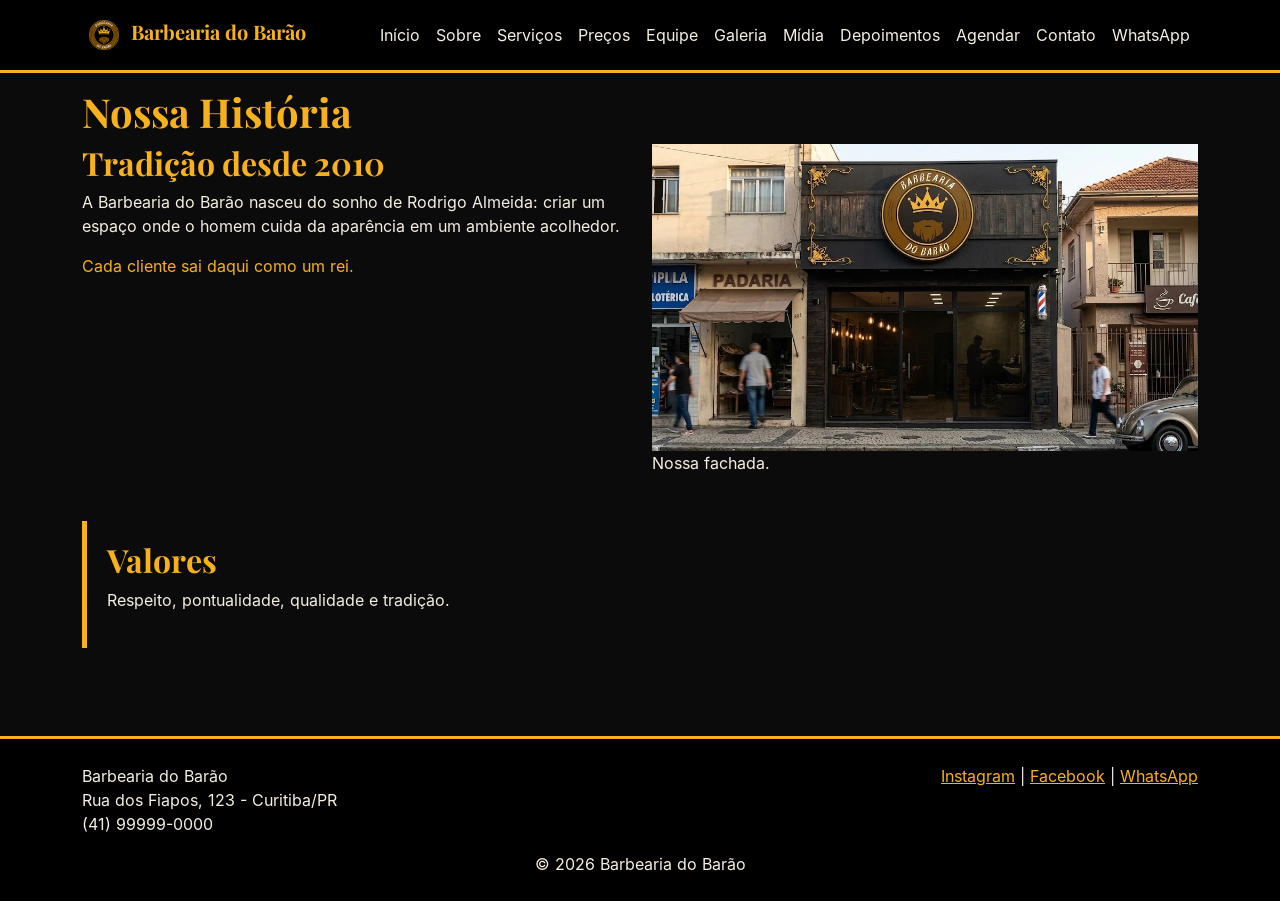
<file: sobre.html>
<!DOCTYPE HTML>
<html lang="pt-br">
<head>
    <meta charset="UTF-8">
    <meta name="viewport" content="width=device-width, initial-scale=1">
    <title>Sobre | Barbearia do Barão</title>
    <link rel="icon" type="image/png" href="img/logo.png">
    <link rel="stylesheet" href="css/fontes.css">
    <link rel="stylesheet" href="css/puro.css">
</head>
<body>
    <header>
        <nav class="barra">
            <div class="conteiner barra-interna">
                <a class="marca" href="index.html">
                    <img src="img/logo.png" height="44" alt="Logo"> Barbearia do Barão
                </a>
                <button class="botao-menu" type="button" aria-controls="menu" aria-expanded="false" aria-label="Abrir menu">
                    <span class="icone-menu"></span>
                </button>
                <div id="menu">
                <ul class="menu-lista">
                    <li><a class="menu-link" href="index.html">Início</a></li>
                    <li><a class="menu-link" href="sobre.html">Sobre</a></li>
                    <li><a class="menu-link" href="servicos.html">Serviços</a></li>
                    <li><a class="menu-link" href="precos.html">Preços</a></li>
                    <li><a class="menu-link" href="equipe.html">Equipe</a></li>
                    <li><a class="menu-link" href="galeria.html">Galeria</a></li>
                    <li><a class="menu-link" href="midia.html">Mídia</a></li>
                    <li><a class="menu-link" href="depoimentos.html">Depoimentos</a></li>
                    <li><a class="menu-link" href="agendamento.html">Agendar</a></li>
                    <li><a class="menu-link" href="contato.html">Contato</a></li>
                    <li><a class="menu-link" href="https://wa.me/5541999990000" target="_blank" rel="noopener">WhatsApp</a></li>
                </ul>
                </div>
            </div>
        </nav>
    </header>

    <main class="conteiner">
        <h1>Nossa História</h1>
        <section class="duas-colunas">
            <article>
                <h2>Tradição desde 2010</h2>
                <p>A Barbearia do Barão nasceu do sonho de Rodrigo Almeida: criar um espaço onde o homem cuida da aparência em um ambiente acolhedor.</p>
                <p style="color: #f7b11b;">Cada cliente sai daqui como um rei.</p>
            </article>
            <figure>
                <img src="img/fachada-barbearia.webp" class="imagem-fluida" alt="Fachada">
                <figcaption>Nossa fachada.</figcaption>
            </figure>
        </section>
        <aside class="caixa">
            <h2>Valores</h2>
            <p>Respeito, pontualidade, qualidade e tradição.</p>
        </aside>
    </main>

    <footer class="rodape">
        <div class="conteiner rodape-interno">
            <address>
                Barbearia do Barão<br>
                Rua dos Fiapos, 123 - Curitiba/PR<br>
                (41) 99999-0000
            </address>
            <div>
                <a href="https://instagram.com">Instagram</a> |
                <a href="https://facebook.com">Facebook</a> |
                <a href="https://wa.me/5541999990000">WhatsApp</a>
            </div>
        </div>
        <p class="rodape-copy">&copy; 2026 Barbearia do Barão</p>
    </footer>

    <script src="js/script.js"></script>
</body>
</html>
</file>
<file: css/fontes.css>
@font-face {
    font-family: 'Inter';
    font-style: normal;
    font-weight: 400;
    font-display: swap;
    src: url('../fonts/inter-regular.woff') format('woff');
}

@font-face {
    font-family: 'Inter';
    font-style: normal;
    font-weight: 700;
    font-display: swap;
    src: url('../fonts/inter-bold.woff') format('woff');
}

@font-face {
    font-family: 'Playfair Display';
    font-style: normal;
    font-weight: 700;
    font-display: swap;
    src: url('../fonts/playfair-display-bold.woff') format('woff');
}
</file>
<file: css/estilos.css>
body {
    font-family: 'Inter', Arial, Helvetica, sans-serif;
    background-color: #0b0b0b;
    color: #f5efe3;
    display: flex;
    flex-direction: column;
    padding-top: 40px;
    min-height: 100vh;
}
header {
    position: fixed;
    top: 0;
    left: 0;
    width: 100%;
    z-index: 1000;
    transition: transform 0.3s ease-in-out;
}
.header-hidden {
    transform: translateY(-100%);
}
main {
    flex: 1;
}

h1, h2, h3, .h4, .h5 {
    font-family: 'Playfair Display', Georgia, 'Times New Roman', serif;
    color: #f7b11b;
}

a {
    color: #f7b11b;
}

.navbar {
    background-color: #000;
    border-bottom: 3px solid #f7b11b;
}

.navbar-brand {
    color: #f7b11b;
    font-family: 'Playfair Display', Georgia, 'Times New Roman', serif;
}

.navbar-nav .nav-link {
    color: #f5efe3;
}

.navbar-nav .nav-link:hover {
    color: #f7b11b;
}

.btn-ouro {
    background-color: #f7b11b;
    color: #000;
    border: 2px solid #f7b11b;
    font-weight: bold;
}

.btn-ouro:hover {
    background-color: transparent;
    color: #f7b11b;
}

.card-barbearia {
    background-color: #1a1410;
    border: 1px solid #774700;
    color: #f5efe3;
}

.card-img-top {
    height: 200px;
    object-fit: cover;
}

.carousel-item img {
    height: 60vh;
    object-fit: cover;
}

.chamada {
    background-color: #774700;
    padding: 40px 15px;
    border-radius: 10px;
}

.chamada h2 {
    color: #fff;
}

.campo, .campo:focus {
    background-color: #111;
    color: #f5efe3;
    border: 2px solid #774700;
}

.campo:hover {
    border-color: #f7b11b;
}

input.campo[placeholder]:invalid:not(:placeholder-shown),
textarea.campo:invalid:not(:placeholder-shown) {
    border-color: #dc3545;
}

.campo::placeholder {
    color: #a89f8d;
    opacity: 1;
}

.form-select.campo {
    --bs-form-select-bg-img: url("data:image/svg+xml,%3csvg xmlns='http://www.w3.org/2000/svg' viewBox='0 0 16 16'%3e%3cpath fill='none' stroke='%23f7b11b' stroke-linecap='round' stroke-linejoin='round' stroke-width='2' d='m2 5 6 6 6-6'/%3e%3c/svg%3e");
}

.campo option {
    background-color: #111;
    color: #f5efe3;
}

input[type="date"].campo {
    color-scheme: dark;
}

#dicaBarbeiro {
    color: #f5efe3;
}

.campo:focus {
    border-color: #f7b11b;
    box-shadow: 0 0 6px #f7b11b;
}

.galeria {
    display: grid;
    grid-template-columns: repeat(2, 1fr);
    gap: 1rem;
}

.galeria img {
    width: 100%;
    height: 220px;
    object-fit: cover;
}

@media (min-width: 768px) {
    .galeria {
        grid-template-columns: repeat(4, 1fr);
    }
}

.caixa {
    margin-top: 30px;
    padding: 20px;
    border-left: 5px solid #f7b11b;
}

.rodape {
    background-color: #000;
    border-top: 3px solid #f7b11b;
    margin-top: 40px;
    padding: 25px 0;
}

@media (max-width: 576px) {
    h1 {
        font-size: 26px;
    }

    .carousel-item img {
        height: 35vh;
    }
}
</file>
<file: css/puro.css>
*,
*::before,
*::after {
    box-sizing: border-box;
}

html {
    -webkit-text-size-adjust: 100%;
}

body {
    margin: 0;
    font-family: 'Inter', Arial, Helvetica, sans-serif;
    font-size: 1rem;
    font-weight: 400;
    line-height: 1.5;
    background-color: #0b0b0b;
    color: #f5efe3;
    display: flex;
    flex-direction: column;
    padding-top: 40px;
    min-height: 100vh;
}

header {
    position: fixed;
    top: 0;
    left: 0;
    width: 100%;
    z-index: 1000;
    transition: transform 0.3s ease-in-out;
}

.header-hidden {
    transform: translateY(-100%);
}

main {
    flex: 1;
    padding-top: 3rem;
    padding-bottom: 3rem;
}

img {
    vertical-align: middle;
}

h1,
h2 {
    margin-top: 0;
    margin-bottom: 0.5rem;
    font-weight: 500;
    line-height: 1.2;
    font-family: 'Playfair Display', Georgia, 'Times New Roman', serif;
    color: #f7b11b;
}

h1 {
    font-size: calc(1.375rem + 1.5vw);
}

h2 {
    font-size: calc(1.325rem + 0.9vw);
}

p {
    margin-top: 0;
    margin-bottom: 1rem;
}

a {
    color: #f7b11b;
    text-decoration: underline;
}

figure {
    margin: 0 0 1rem;
}

address {
    margin-bottom: 1rem;
    font-style: normal;
    line-height: inherit;
}

.conteiner {
    width: 100%;
    padding-right: 0.75rem;
    padding-left: 0.75rem;
    margin-right: auto;
    margin-left: auto;
}

.barra {
    position: relative;
    display: flex;
    flex-wrap: wrap;
    align-items: center;
    justify-content: space-between;
    padding: 0.5rem 0;
    background-color: #000;
    border-bottom: 3px solid #f7b11b;
}

.barra-interna {
    display: flex;
    flex-wrap: inherit;
    align-items: center;
    justify-content: space-between;
}

.marca {
    padding-top: 0.3125rem;
    padding-bottom: 0.3125rem;
    margin-right: 1rem;
    font-size: 1.25rem;
    font-family: 'Playfair Display', Georgia, 'Times New Roman', serif;
    color: #f7b11b;
    text-decoration: none;
    white-space: nowrap;
}

.marca:hover {
    color: #fff;
}

.botao-menu {
    margin: 0;
    padding: 0.25rem 0.75rem;
    font-family: inherit;
    font-size: 1.25rem;
    line-height: 1;
    color: rgba(255, 255, 255, 0.55);
    background-color: transparent;
    border: 1px solid rgba(255, 255, 255, 0.1);
    border-radius: 0.375rem;
    cursor: pointer;
    transition: box-shadow 0.15s ease-in-out;
}

.botao-menu:focus {
    outline: 0;
    box-shadow: 0 0 0 0.25rem;
}

.icone-menu {
    display: inline-block;
    width: 1.5em;
    height: 1.5em;
    vertical-align: middle;
    background-image: url("data:image/svg+xml,%3csvg xmlns='http://www.w3.org/2000/svg' viewBox='0 0 30 30'%3e%3cpath stroke='rgba%28255, 255, 255, 0.55%29' stroke-linecap='round' stroke-miterlimit='10' stroke-width='2' d='M4 7h22M4 15h22M4 23h22'/%3e%3c/svg%3e");
    background-repeat: no-repeat;
    background-position: center;
    background-size: 100%;
}

#menu {
    display: none;
    flex-basis: 100%;
    flex-grow: 1;
    align-items: center;
}

#menu.aberto {
    display: block;
}

.menu-lista {
    display: flex;
    flex-direction: column;
    margin-top: 0;
    margin-bottom: 0;
    margin-left: auto;
    padding-left: 0;
    list-style: none;
}

.menu-link {
    display: block;
    padding: 0.5rem 0;
    color: #f5efe3;
    text-decoration: none;
    transition: color 0.15s ease-in-out;
}

.menu-link:hover {
    color: #f7b11b;
}

.caixa {
    margin-top: 30px;
    padding: 20px;
    border-left: 5px solid #f7b11b;
}

.duas-colunas {
    display: grid;
    grid-template-columns: minmax(0, 1fr);
    gap: 1.5rem;
}

.imagem-fluida {
    max-width: 100%;
    height: auto;
}

.rolagem-tabela {
    overflow-x: auto;
}

.tabela {
    width: 100%;
    margin-bottom: 1rem;
    vertical-align: top;
    color: #fff;
    border-color: #373b3e;
    border-collapse: collapse;
}

.tabela thead,
.tabela tbody,
.tabela tr,
.tabela th,
.tabela td {
    border-color: inherit;
    border-style: solid;
    border-width: 0;
}

.tabela thead {
    vertical-align: bottom;
}

.tabela tbody {
    vertical-align: inherit;
}

.tabela th,
.tabela td {
    padding: 0.5rem;
    color: #fff;
    background-color: #212529;
    border-bottom-width: 1px;
    box-shadow: inset 0 0 0 9999px transparent;
}

.tabela th {
    text-align: inherit;
    text-align: -webkit-match-parent;
}

.tabela tbody tr:nth-of-type(odd) > * {
    box-shadow: inset 0 0 0 9999px #2c3034;
}

.tabela tbody tr:hover > * {
    box-shadow: inset 0 0 0 9999px #323539;
}

.rodape {
    background-color: #000;
    border-top: 3px solid #f7b11b;
    margin-top: 40px;
    padding: 25px 0;
}

.rodape-interno {
    display: flex;
    justify-content: space-between;
    flex-wrap: wrap;
}

.rodape-copy {
    margin-bottom: 0;
    text-align: center;
}

@media (min-width: 576px) {
    .conteiner {
        max-width: 540px;
    }
}

@media (min-width: 768px) {
    .conteiner {
        max-width: 720px;
    }

    .duas-colunas {
        grid-template-columns: repeat(2, minmax(0, 1fr));
    }
}

@media (min-width: 992px) {
    .conteiner {
        max-width: 960px;
    }
}

@media (min-width: 1200px) {
    .conteiner {
        max-width: 1140px;
    }

    h1 {
        font-size: 2.5rem;
    }

    h2 {
        font-size: 2rem;
    }

    .barra {
        flex-wrap: nowrap;
        justify-content: flex-start;
    }

    .botao-menu {
        display: none;
    }

    #menu {
        display: flex;
        flex-basis: auto;
    }

    .menu-lista {
        flex-direction: row;
    }

    .menu-link {
        padding: 0.5rem;
    }
}

@media (min-width: 1400px) {
    .conteiner {
        max-width: 1320px;
    }
}

@media (max-width: 576px) {
    h1 {
        font-size: 26px;
    }
}
</file>
